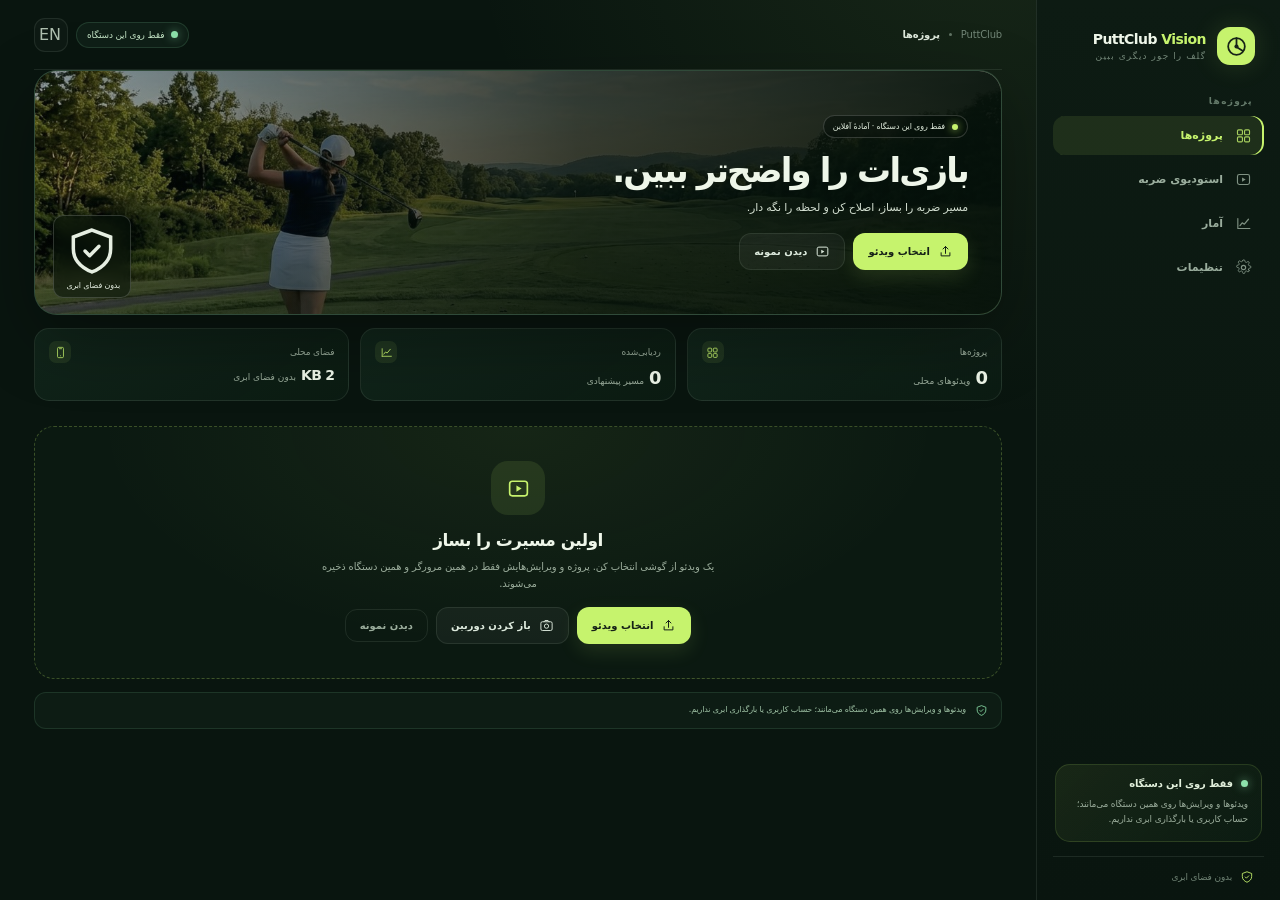
<file: index.html>
<!doctype html>
<html lang="fa" dir="rtl">
<head>
  <meta charset="utf-8">
  <meta name="viewport" content="width=device-width,initial-scale=1,viewport-fit=cover">
  <meta name="theme-color" content="#09150f">
  <meta name="description" content="PuttClub Vision — local-first golf shot tracing. Your videos stay on your device.">
  <meta name="color-scheme" content="dark">
  <meta name="apple-mobile-web-app-capable" content="yes">
  <meta name="apple-mobile-web-app-status-bar-style" content="black-translucent">
  <meta name="apple-mobile-web-app-title" content="PuttClub Vision">
  <link rel="icon" href="./assets/icon.svg" type="image/svg+xml">
  <link rel="apple-touch-icon" href="./assets/icon-192.png">
  <link rel="manifest" href="./manifest.webmanifest">
  <link rel="stylesheet" href="./styles.css">
  <title>PuttClub Vision</title>
</head>
<body>
  <div id="root" aria-live="polite">
    <div class="boot-screen"><div class="logo-mark">◉</div><p>PuttClub Vision</p></div>
  </div>
  <div id="dialog-root"></div>
  <div id="toast" class="toast" role="status" aria-live="polite"><span class="toast-dot"></span><span id="toast-message"></span></div>
  <input id="video-file" class="visually-hidden" type="file" accept="video/*" aria-label="Choose a video">
  <input id="camera-file" class="visually-hidden" type="file" accept="video/*" capture="environment" aria-label="Record a golf shot">
  <input id="attach-file" class="visually-hidden" type="file" accept="video/*" aria-label="Attach an existing video">
  <input id="restore-file" class="visually-hidden" type="file" accept="application/json,.json" aria-label="Restore project data">
  <script type="module" src="./src/app.js"></script>
</body>
</html>
</file>
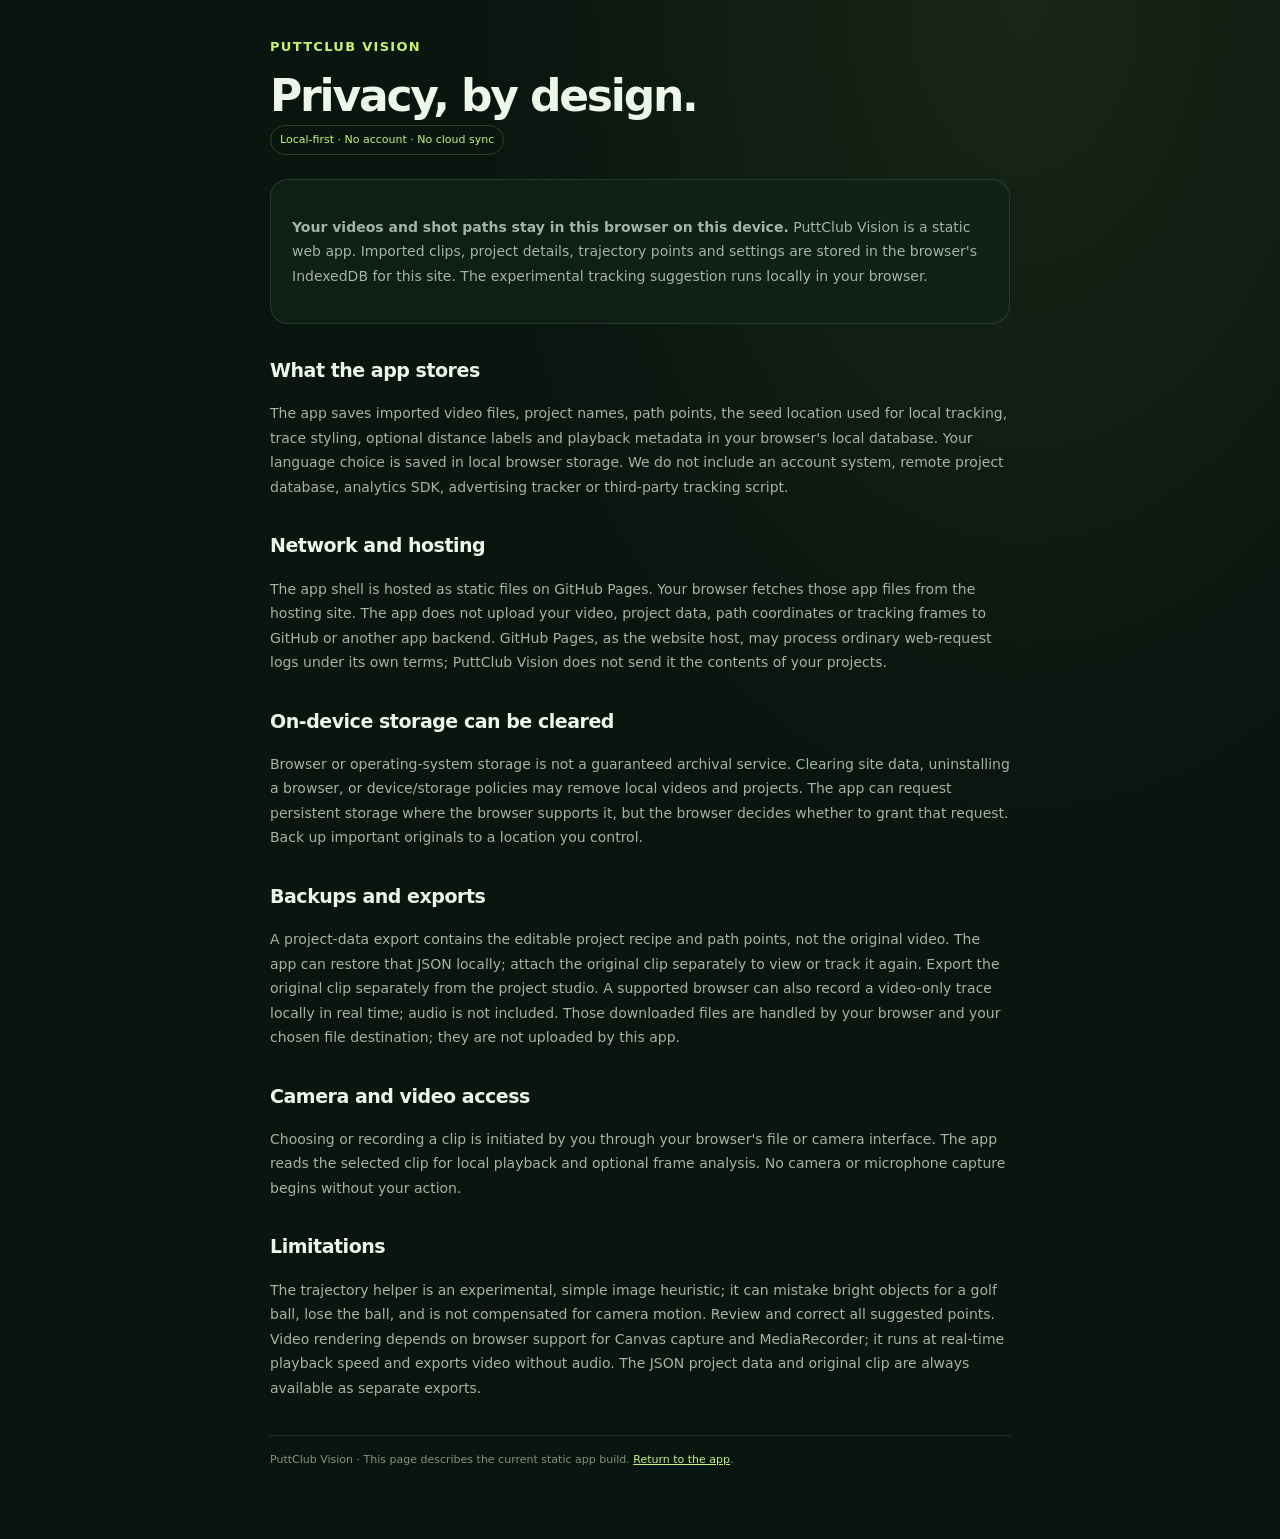
<file: privacy.html>
<!doctype html>
<html lang="en">
<head>
  <meta charset="utf-8">
  <meta name="viewport" content="width=device-width,initial-scale=1">
  <meta name="theme-color" content="#09150f">
  <title>Privacy — PuttClub Vision</title>
  <style>
    :root{color-scheme:dark;--bg:#09150f;--panel:#102219;--line:rgba(218,238,218,.12);--text:#eef6e9;--muted:#a2b4a4;--lime:#c6f36d}
    *{box-sizing:border-box}body{margin:0;background:radial-gradient(ellipse at 80% 0,rgba(153,198,100,.1),transparent 38%),var(--bg);color:var(--text);font:15px/1.75 system-ui,-apple-system,"Segoe UI",Tahoma,Arial,sans-serif}
    main{max-width:780px;margin:0 auto;padding:36px 20px 70px}.brand{color:var(--lime);font-size:13px;font-weight:750;letter-spacing:.1em;text-transform:uppercase}h1{font-size:clamp(29px,7vw,44px);line-height:1.15;letter-spacing:-.05em;margin:12px 0 4px}h2{font-size:19px;letter-spacing:-.025em;margin:30px 0 8px}p,li{color:var(--muted);font-size:14px}a{color:var(--lime)}.card{padding:21px;border:1px solid var(--line);border-radius:18px;background:rgba(16,34,25,.83);margin-top:24px}.badge{display:inline-block;padding:4px 9px;border:1px solid rgba(198,243,109,.2);border-radius:30px;color:var(--lime);font-size:11px}.foot{border-top:1px solid var(--line);margin-top:35px;padding-top:14px;color:#809383;font-size:11px}
  </style>
</head>
<body><main>
  <div class="brand">PuttClub Vision</div><h1>Privacy, by design.</h1><span class="badge">Local-first · No account · No cloud sync</span>
  <section class="card"><p><strong>Your videos and shot paths stay in this browser on this device.</strong> PuttClub Vision is a static web app. Imported clips, project details, trajectory points and settings are stored in the browser's IndexedDB for this site. The experimental tracking suggestion runs locally in your browser.</p></section>
  <h2>What the app stores</h2><p>The app saves imported video files, project names, path points, the seed location used for local tracking, trace styling, optional distance labels and playback metadata in your browser's local database. Your language choice is saved in local browser storage. We do not include an account system, remote project database, analytics SDK, advertising tracker or third-party tracking script.</p>
  <h2>Network and hosting</h2><p>The app shell is hosted as static files on GitHub Pages. Your browser fetches those app files from the hosting site. The app does not upload your video, project data, path coordinates or tracking frames to GitHub or another app backend. GitHub Pages, as the website host, may process ordinary web-request logs under its own terms; PuttClub Vision does not send it the contents of your projects.</p>
  <h2>On-device storage can be cleared</h2><p>Browser or operating-system storage is not a guaranteed archival service. Clearing site data, uninstalling a browser, or device/storage policies may remove local videos and projects. The app can request persistent storage where the browser supports it, but the browser decides whether to grant that request. Back up important originals to a location you control.</p>
  <h2>Backups and exports</h2><p>A project-data export contains the editable project recipe and path points, not the original video. The app can restore that JSON locally; attach the original clip separately to view or track it again. Export the original clip separately from the project studio. A supported browser can also record a video-only trace locally in real time; audio is not included. Those downloaded files are handled by your browser and your chosen file destination; they are not uploaded by this app.</p>
  <h2>Camera and video access</h2><p>Choosing or recording a clip is initiated by you through your browser's file or camera interface. The app reads the selected clip for local playback and optional frame analysis. No camera or microphone capture begins without your action.</p>
  <h2>Limitations</h2><p>The trajectory helper is an experimental, simple image heuristic; it can mistake bright objects for a golf ball, lose the ball, and is not compensated for camera motion. Review and correct all suggested points. Video rendering depends on browser support for Canvas capture and MediaRecorder; it runs at real-time playback speed and exports video without audio. The JSON project data and original clip are always available as separate exports.</p>
  <div class="foot">PuttClub Vision · This page describes the current static app build. <a href="./">Return to the app</a>.</div>
</main></body></html>
</file>
<file: styles.css>
:root {
  --bg: #09150f;
  --bg-raised: #0d1c14;
  --panel: #102219;
  --panel-2: #13291e;
  --panel-3: #183224;
  --line: rgba(218, 238, 218, .095);
  --line-strong: rgba(218, 238, 218, .17);
  --text: #eef6e9;
  --muted: #9bad9c;
  --dim: #718576;
  --lime: #c6f36d;
  --mint: #8de1ab;
  --orange: #f6c27e;
  --red: #ff8e7d;
  --trail: #c6f36d;
  --shadow: 0 24px 70px rgba(0,0,0,.3);
  --radius: 20px;
  color-scheme: dark;
}
* { box-sizing: border-box; }
html, body { min-height:100%; }
body {
  margin:0; color:var(--text); background:radial-gradient(ellipse at 78% -15%,rgba(153,198,100,.105),transparent 38%),var(--bg);
  font-family: system-ui,-apple-system,BlinkMacSystemFont,"Segoe UI",Tahoma,Arial,sans-serif;
  -webkit-font-smoothing:antialiased; letter-spacing:-.01em;
}
button,input,select { font:inherit; }
button { color:inherit; }
button:focus-visible,input:focus-visible,select:focus-visible { outline:2px solid var(--lime);outline-offset:2px; }
.shell { min-height:100vh;display:grid;grid-template-columns:244px minmax(0,1fr); }
.sidebar { height:100vh;position:sticky;top:0;display:flex;flex-direction:column;padding:24px 16px 15px;background:linear-gradient(180deg,#0d1b13,#09150f);border-inline-end:1px solid var(--line);z-index:5; }
.brand { display:flex;align-items:center;gap:11px;padding:3px 9px 26px;cursor:pointer; }
.logo-mark { display:grid;place-items:center;width:38px;height:38px;border-radius:13px;background:var(--lime);color:#172318;box-shadow:0 0 28px rgba(198,243,109,.14);flex:0 0 auto; }
.logo-mark svg { width:25px;height:25px; }
.brand-name { font-size:14px;font-weight:780;letter-spacing:-.04em;line-height:1.15; }
.brand-name span { color:var(--lime); }
.brand-tag { font-size:9px;letter-spacing:.12em;text-transform:uppercase;color:var(--dim);margin-top:4px; }
.sidebar-label { padding:0 11px;margin:5px 0 10px;font-size:9px;font-weight:750;color:#647a6a;text-transform:uppercase;letter-spacing:.15em; }
.nav { display:grid;gap:5px; }
.nav-btn { width:100%;border:0;background:transparent;color:#9aad9d;display:flex;align-items:center;gap:12px;text-align:start;padding:11px 12px;border-radius:12px;cursor:pointer;font-size:11px;font-weight:630;transition:.17s; }
.nav-btn svg { width:17px;height:17px;flex:0 0 auto;opacity:.82; }
.nav-btn:hover { color:var(--text);background:rgba(255,255,255,.04); }
.nav-btn.active { background:rgba(198,243,109,.095);color:var(--lime);box-shadow:inset 2px 0 var(--lime); }
[dir="rtl"] .nav-btn.active { box-shadow:inset -2px 0 var(--lime); }
.nav-spacer { flex:1; }
.local-card { margin:16px 2px 14px;padding:13px 13px 14px;border-radius:15px;border:1px solid rgba(198,243,109,.14);background:linear-gradient(135deg,rgba(198,243,109,.08),rgba(24,56,34,.18)); }
.local-card-top { display:flex;align-items:center;gap:8px;font-size:10px;font-weight:740;color:#e1efdb; }
.local-status { width:7px;height:7px;border-radius:50%;background:var(--mint);box-shadow:0 0 10px rgba(141,225,171,.65); }
.local-card p { color:var(--muted);font-size:9px;line-height:1.65;margin:8px 0 0; }
.sidebar-foot { border-top:1px solid var(--line);padding:13px 10px 1px;color:var(--dim);font-size:9px;display:flex;align-items:center;gap:8px; }
.sidebar-foot svg { width:14px;height:14px;color:var(--lime); }
.main { min-width:0;padding:0 34px 44px; }
.topbar { min-height:70px;display:flex;align-items:center;justify-content:space-between;gap:15px;border-bottom:1px solid var(--line); }
.crumb { display:flex;align-items:center;gap:9px;color:var(--dim);font-size:10px; }
.crumb i { width:3px;height:3px;border-radius:50%;background:#617464; }
.crumb strong { color:#dfeadd;font-weight:650; }
.top-actions { display:flex;align-items:center;gap:8px; }
.local-badge { display:flex;align-items:center;gap:7px;padding:7px 10px;border:1px solid rgba(141,225,171,.15);border-radius:30px;background:rgba(141,225,171,.05);color:#c6e7c8;font-size:9px;white-space:nowrap; }
.icon-btn { width:34px;height:34px;border:1px solid var(--line);border-radius:11px;background:rgba(255,255,255,.025);color:#afc0b0;display:grid;place-items:center;cursor:pointer;transition:.16s; }
.icon-btn:hover { color:var(--lime);border-color:var(--line-strong);background:rgba(255,255,255,.05); }
.icon-btn svg { width:15px;height:15px; }
.main-inner { max-width:1390px;margin:0 auto; }
.page-head { display:flex;align-items:flex-end;justify-content:space-between;gap:18px;margin:28px 0 20px; }
.kicker { font-size:9px;letter-spacing:.16em;text-transform:uppercase;color:var(--lime);font-weight:780;margin-bottom:7px; }
h1,h2,h3,p { margin-top:0; }
h1 { font-size:clamp(25px,3vw,34px);line-height:1.12;letter-spacing:-.055em;font-weight:680;margin:0; }
h2 { font-size:16px;letter-spacing:-.035em;font-weight:680;margin:0; }
h3 { font-size:12px;font-weight:680;margin:0; }
.lead { max-width:610px;color:var(--muted);font-size:11px;line-height:1.65;margin:8px 0 0; }
.button { border:1px solid transparent;border-radius:12px;padding:10px 14px;display:inline-flex;align-items:center;justify-content:center;gap:8px;font-size:10px;font-weight:750;cursor:pointer;white-space:nowrap;transition:transform .15s,background .15s,border .15s; }
.button:hover { transform:translateY(-1px); }
.button svg { width:15px;height:15px; }
.primary { background:var(--lime);color:#152017;box-shadow:0 7px 20px rgba(198,243,109,.12); }
.primary:hover { background:#d5ff84; }
.secondary { background:rgba(255,255,255,.045);border-color:var(--line);color:#dce9dc; }
.secondary:hover { background:rgba(255,255,255,.08);border-color:var(--line-strong); }
.ghost { background:transparent;border-color:var(--line);color:var(--muted); }
.danger { background:rgba(255,142,125,.09);border-color:rgba(255,142,125,.18);color:#ffc0b3; }
.small { padding:7px 10px;font-size:9px;border-radius:9px; }
.full { width:100%; }
.button:disabled { opacity:.45;cursor:not-allowed;transform:none; }
.hero { min-height:245px;position:relative;isolation:isolate;overflow:hidden;border-radius:23px;border:1px solid rgba(255,255,255,.1);display:flex;align-items:center;background:#193522;box-shadow:var(--shadow); }
.hero-image { position:absolute;inset:0;width:100%;height:100%;object-fit:cover;z-index:-2;filter:saturate(.84) brightness(.78); }
.hero::before { content:"";position:absolute;inset:0;z-index:-1;background:linear-gradient(90deg,rgba(5,17,10,.94),rgba(5,17,10,.73) 44%,rgba(5,17,10,.12)),linear-gradient(0deg,rgba(5,15,8,.35),transparent 48%); }
[dir="rtl"] .hero::before { background:linear-gradient(270deg,rgba(5,17,10,.94),rgba(5,17,10,.73) 44%,rgba(5,17,10,.12)),linear-gradient(0deg,rgba(5,15,8,.35),transparent 48%); }
.hero-copy { max-width:550px;padding:28px 33px; }
.hero-pill { display:inline-flex;align-items:center;gap:7px;padding:6px 9px;border:1px solid rgba(255,255,255,.17);background:rgba(4,15,8,.52);backdrop-filter:blur(7px);border-radius:30px;color:#e3efdf;font-size:8px;margin-bottom:13px; }
.hero-pill i { width:6px;height:6px;border-radius:50%;background:var(--lime);box-shadow:0 0 9px var(--lime); }
.hero h1 { font-size:34px;max-width:440px; }
.hero p { color:#d3dfd1;font-size:11px;line-height:1.65;margin:10px 0 16px;max-width:410px; }
.hero-actions { display:flex;gap:8px;align-items:center;flex-wrap:wrap; }
.hero-note { position:absolute;right:18px;bottom:16px;padding:7px 10px;border:1px solid rgba(255,255,255,.17);background:rgba(4,15,8,.55);backdrop-filter:blur(8px);border-radius:10px;font-size:8px;color:#e5eee1; }
[dir="rtl"] .hero-note { right:auto;left:18px; }
.stat-row { display:grid;grid-template-columns:repeat(3,minmax(0,1fr));gap:11px;margin:13px 0 25px; }
.stat-card { min-height:70px;padding:12px 14px;border:1px solid var(--line);border-radius:15px;background:linear-gradient(145deg,rgba(18,39,28,.85),rgba(13,29,20,.8)); }
.stat-label { color:var(--muted);font-size:9px;display:flex;align-items:center;justify-content:space-between;gap:8px; }
.stat-icon { width:22px;height:22px;border-radius:7px;background:rgba(198,243,109,.09);color:var(--lime);display:grid;place-items:center; }
.stat-icon svg { width:13px;height:13px; }
.stat-value { font-size:18px;font-weight:700;letter-spacing:-.05em;margin-top:4px; }
.stat-value small { color:var(--muted);font-size:9px;font-weight:520;letter-spacing:0;margin-inline-start:5px; }
.section-head { display:flex;align-items:center;justify-content:space-between;gap:14px;margin:0 0 12px; }
.section-description { color:var(--dim);font-size:9px;margin-top:4px; }
.text-btn { border:0;background:none;color:var(--lime);font-size:9px;font-weight:740;cursor:pointer;padding:5px; }
.project-grid { display:grid;grid-template-columns:repeat(3,minmax(0,1fr));gap:12px; }
.project-card { overflow:hidden;border:1px solid var(--line);border-radius:16px;background:#0e1d15;transition:.17s; }
.project-card:hover { border-color:rgba(198,243,109,.24);transform:translateY(-2px); }
.project-thumb { position:relative;height:121px;background:#1a3423;overflow:hidden; }
.project-thumb img { width:100%;height:100%;object-fit:cover;display:block;filter:brightness(.81) saturate(.86); }
.project-type { position:absolute;top:9px;inset-inline-start:9px;padding:5px 7px;border-radius:7px;background:rgba(3,13,7,.6);border:1px solid rgba(255,255,255,.16);font-size:7px;letter-spacing:.06em;text-transform:uppercase; }
.project-body { padding:11px 12px; }
.project-title-row { display:flex;justify-content:space-between;align-items:center;gap:8px; }
.project-title { font-size:10px;font-weight:680;overflow:hidden;text-overflow:ellipsis;white-space:nowrap; }
.project-meta { color:var(--dim);font-size:8px;margin-top:5px; }
.project-footer { display:flex;justify-content:space-between;align-items:center;border-top:1px solid var(--line);margin-top:10px;padding-top:9px;color:var(--muted);font-size:8px; }
.project-footer strong { color:#e2ecd9;font-size:9px; }
.empty-state { border:1px dashed rgba(198,243,109,.25);background:radial-gradient(ellipse at 50% 0,rgba(198,243,109,.055),transparent 62%),rgba(14,29,20,.67);border-radius:20px;padding:34px 20px;text-align:center; }
.empty-symbol { width:54px;height:54px;display:grid;place-items:center;margin:0 auto 15px;border-radius:17px;background:rgba(198,243,109,.1);color:var(--lime); }
.empty-symbol svg { width:25px;height:25px; }
.empty-state h2 { font-size:17px; }
.empty-state p { max-width:430px;margin:8px auto 15px;color:var(--muted);font-size:10px;line-height:1.7; }
.privacy-strip { display:flex;align-items:flex-start;gap:9px;padding:11px 13px;margin-top:13px;border:1px solid rgba(141,225,171,.13);border-radius:12px;background:rgba(141,225,171,.035);color:#9fc2a5;font-size:8px;line-height:1.55; }
.privacy-strip svg { width:13px;height:13px;flex:0 0 auto;color:var(--mint); }
/* Studio */
.studio-head { display:flex;align-items:flex-end;justify-content:space-between;gap:14px;margin:22px 0 14px; }
.studio-title-wrap { display:flex;align-items:center;gap:10px;min-width:0; }
.back-btn { width:31px;height:31px;flex:0 0 auto;border:1px solid var(--line);border-radius:10px;background:rgba(255,255,255,.025);color:var(--muted);display:grid;place-items:center;cursor:pointer; }
.back-btn svg { width:14px;height:14px; }
.studio-name { font-size:20px;font-weight:720;letter-spacing:-.05em;white-space:nowrap;overflow:hidden;text-overflow:ellipsis; }
.studio-state { display:flex;align-items:center;gap:6px;color:var(--muted);font-size:8px;margin-top:5px; }
.saved-light { width:5px;height:5px;border-radius:50%;background:var(--mint); }
.studio-actions { display:flex;align-items:center;gap:7px; }
.studio-layout { display:grid;grid-template-columns:minmax(0,1fr) 290px;gap:13px;align-items:start; }
.video-column { min-width:0; }
.video-shell { overflow:hidden;border:1px solid rgba(255,255,255,.09);border-radius:16px;background:#030705;box-shadow:0 18px 48px rgba(0,0,0,.22); }
.video-stage { position:relative;width:100%;aspect-ratio:var(--frame-aspect,16/9);max-height:min(72vh,700px);background:#102117;isolation:isolate;overflow:hidden;touch-action:none; }
.video-stage:after { content:"";position:absolute;inset:0;z-index:-1;background:linear-gradient(180deg,rgba(3,12,6,.18),transparent 25%,transparent 74%,rgba(3,9,5,.3));pointer-events:none; }
.stage-media { position:absolute;inset:0;width:100%;height:100%;object-fit:contain;background:#030705;z-index:-2; }
.stage-img { object-fit:cover; }
.stage-placeholder { position:absolute;inset:0;display:flex;flex-direction:column;align-items:center;justify-content:center;gap:10px;padding:20px;text-align:center;background:radial-gradient(ellipse at 50% 45%,rgba(198,243,109,.09),transparent 55%),#0d1b13;color:#b4c3b3;font-size:9px;line-height:1.6; }
.stage-placeholder svg { width:31px;height:31px;color:var(--lime);opacity:.8; }
.stage-top { position:absolute;inset-inline:11px;top:10px;z-index:3;display:flex;align-items:center;justify-content:space-between;pointer-events:none; }
.stage-chip { display:inline-flex;align-items:center;gap:6px;padding:6px 8px;border:1px solid rgba(255,255,255,.16);background:rgba(4,14,7,.65);backdrop-filter:blur(7px);border-radius:8px;color:#f0f5eb;font-size:7px;font-weight:760;letter-spacing:.08em;text-transform:uppercase; }
.stage-chip i { width:5px;height:5px;border-radius:50%;background:var(--lime);box-shadow:0 0 7px var(--lime); }
.stage-sample { color:rgba(255,255,255,.78);font-size:7px;letter-spacing:.1em;text-transform:uppercase; }
.path-svg { position:absolute;inset:0;width:100%;height:100%;z-index:2;overflow:visible;touch-action:none; }
.path-glow { fill:none;stroke:var(--trail);stroke-width:11;stroke-linecap:round;stroke-linejoin:round;opacity:.14;filter:blur(5px); }
.path-line { fill:none;stroke:var(--trail);stroke-width:4;stroke-linecap:round;stroke-linejoin:round;filter:drop-shadow(0 0 5px color-mix(in srgb,var(--trail) 75%,transparent)); }
.path-dots { fill:none;stroke:#f2ffd0;stroke-width:1.2;stroke-linecap:round;stroke-dasharray:2 14;opacity:.62; }
.path-point { fill:var(--trail);stroke:#f5ffd8;stroke-width:2;filter:drop-shadow(0 0 7px var(--trail)); }
.path-handle { fill:#102018;stroke:var(--trail);stroke-width:2.5;cursor:grab;touch-action:none; }
.path-handle:hover { fill:var(--trail); }
.path-handle:active { cursor:grabbing; }
.path-label { position:absolute;z-index:3;top:35%;inset-inline-end:19%;padding:6px 8px;border:1px solid rgba(255,255,255,.18);border-radius:7px;background:rgba(3,12,6,.7);backdrop-filter:blur(6px);color:white;font-size:8px;font-weight:750;pointer-events:none; }
.path-label strong { color:var(--lime);font-size:10px;margin-inline-end:3px; }
.stage-watermark { position:absolute;inset-inline-end:10px;bottom:8px;z-index:3;color:rgba(255,255,255,.58);font-size:7px;letter-spacing:.08em;pointer-events:none; }
.stage-hint { position:absolute;z-index:4;inset-inline:12px;bottom:31px;margin:auto;width:max-content;max-width:calc(100% - 24px);padding:7px 10px;border:1px solid rgba(198,243,109,.25);border-radius:8px;background:rgba(5,17,9,.83);color:#edf4e8;font-size:8px;pointer-events:none;text-align:center; }
.video-controls { display:flex;align-items:center;justify-content:space-between;gap:8px;padding:8px 11px;background:#0b1710;border-top:1px solid rgba(255,255,255,.06); }
.control-side { display:flex;align-items:center;gap:5px; }
.control-btn { width:27px;height:27px;border:1px solid transparent;border-radius:8px;background:transparent;color:#b6c4b6;display:grid;place-items:center;cursor:pointer; }
.control-btn:hover,.control-btn.active { background:rgba(198,243,109,.09);color:var(--lime); }
.control-btn svg { width:13px;height:13px; }
.control-btn:disabled { opacity:.3;cursor:not-allowed; }
.time-readout { color:#bcc9ba;font-size:8px;font-variant-numeric:tabular-nums;margin-inline:3px; }
.timeline-card { margin-top:9px;padding:10px 12px 11px;border:1px solid var(--line);border-radius:13px;background:rgba(15,32,21,.76); }
.timeline-head { display:flex;justify-content:space-between;align-items:center;font-size:8px;color:var(--muted);margin-bottom:8px; }
.timeline-head strong { color:#d4e1d1;font-size:9px; }
.timeline { width:100%;height:13px;margin:0;appearance:none;background:transparent;cursor:pointer; }
.timeline::-webkit-slider-runnable-track { height:3px;border-radius:5px;background:linear-gradient(90deg,var(--lime) 0%,var(--lime) var(--progress,0%),rgba(255,255,255,.15) var(--progress,0%)); }
.timeline::-webkit-slider-thumb { appearance:none;width:11px;height:11px;border-radius:50%;margin-top:-4px;background:var(--lime);border:2px solid #f5ffdf;box-shadow:0 0 0 4px rgba(198,243,109,.14); }
.timeline::-moz-range-track { height:3px;border-radius:5px;background:rgba(255,255,255,.15); }
.timeline::-moz-range-progress { height:3px;border-radius:5px;background:var(--lime); }
.timeline::-moz-range-thumb { width:8px;height:8px;border-radius:50%;background:var(--lime);border:2px solid #f5ffdf; }
.timeline-foot { display:flex;justify-content:space-between;color:var(--dim);font-size:7px;margin-top:2px; }
.inspector { display:grid;gap:10px; }
.inspector-card { border:1px solid var(--line);border-radius:15px;background:linear-gradient(150deg,rgba(18,39,27,.97),rgba(11,26,17,.98));padding:13px; }
.inspector-head { display:flex;align-items:center;justify-content:space-between;gap:9px;margin-bottom:10px; }
.inspector-head strong { font-size:10px;font-weight:720; }
.demo-tag,.experimental-tag { padding:4px 6px;border:1px solid rgba(198,243,109,.17);border-radius:20px;background:rgba(198,243,109,.065);color:#cce59e;font-size:7px;font-weight:760;text-transform:uppercase;letter-spacing:.08em; }
.experimental-tag { border-color:rgba(246,194,126,.16);background:rgba(246,194,126,.07);color:#ebc798; }
.confidence-box { display:flex;align-items:center;gap:9px;padding:9px;border:1px solid rgba(255,255,255,.055);border-radius:10px;background:rgba(255,255,255,.025); }
.confidence-icon { width:32px;height:32px;flex:0 0 auto;border-radius:50%;display:grid;place-items:center;background:rgba(198,243,109,.1);color:var(--lime);font-size:10px;font-weight:800; }
.confidence-copy b { display:block;font-size:8px; }
.confidence-copy span { display:block;color:var(--dim);font-size:7px;line-height:1.4;margin-top:3px; }
.metrics { display:grid;grid-template-columns:repeat(2,minmax(0,1fr));gap:6px;margin-top:8px; }
.metric { padding:8px;border:1px solid rgba(255,255,255,.05);border-radius:9px;background:rgba(255,255,255,.02); }
.metric-label { color:var(--dim);font-size:7px; }
.metric-value { font-size:14px;font-weight:730;letter-spacing:-.04em;margin-top:3px; }
.metric-value small { color:var(--muted);font-size:7px;font-weight:500;letter-spacing:0; }
.metric-note { color:#8cbe91;font-size:6px;margin-top:3px; }
.setting-row { display:flex;align-items:center;justify-content:space-between;gap:9px;margin:9px 0; }
.setting-copy b { display:block;font-size:8px;font-weight:650; }
.setting-copy span { display:block;color:var(--dim);font-size:7px;margin-top:3px;line-height:1.4; }
.switch { width:29px;height:16px;flex:0 0 auto;padding:2px;border:0;border-radius:20px;background:#36453a;cursor:pointer; }
.switch::after { content:"";display:block;width:12px;height:12px;border-radius:50%;background:#aebaaa;transition:.16s; }
.switch.on { background:rgba(198,243,109,.4); }
.switch:disabled { opacity:.35;cursor:not-allowed; }
.switch.on::after { transform:translateX(13px);background:var(--lime); }
[dir="rtl"] .switch.on::after { transform:translateX(-13px); }
.divider { height:1px;background:var(--line);margin:10px 0; }
.mode-switch { display:grid;grid-template-columns:1fr 1fr;gap:4px;padding:3px;background:rgba(0,0,0,.17);border-radius:9px; }
.mode-option { border:0;border-radius:7px;background:transparent;color:var(--dim);font-size:7px;padding:7px 3px;cursor:pointer; }
.mode-option.active { color:#edf6e8;background:rgba(255,255,255,.085); }
.colors { display:flex;align-items:center;gap:8px;margin-top:8px; }
.color-swatch { width:19px;height:19px;border:2px solid transparent;border-radius:50%;cursor:pointer; }
.color-swatch.active { border-color:#f4fae9;box-shadow:0 0 0 2px rgba(255,255,255,.1); }
.range-row { display:flex;align-items:center;gap:8px;margin-top:9px;color:var(--muted);font-size:7px; }
.range-row input { width:100%;accent-color:var(--lime); }
.disclaimer { display:flex;align-items:flex-start;gap:7px;color:#829789;font-size:7px;line-height:1.5;padding:0 2px; }
.disclaimer svg { width:12px;height:12px;flex:0 0 auto;color:var(--orange);margin-top:1px; }
.progress { display:none;margin-top:9px; }
.progress.visible { display:block; }
.progress-label { display:flex;justify-content:space-between;color:var(--muted);font-size:7px;margin-bottom:5px; }
.progress-track { height:3px;border-radius:4px;background:rgba(255,255,255,.09);overflow:hidden; }
.progress-fill { width:0;height:100%;background:var(--lime);box-shadow:0 0 8px var(--lime);transition:width .16s; }
/* Insights and settings */
.content-grid { display:grid;grid-template-columns:1.35fr .9fr;gap:12px; }
.panel { padding:15px;border:1px solid var(--line);border-radius:16px;background:rgba(15,31,21,.76); }
.activity-bars { display:flex;align-items:flex-end;gap:10px;height:140px;padding:16px 5px 0;border-bottom:1px solid var(--line); }
.bar-wrap { flex:1;height:100%;display:flex;flex-direction:column;align-items:center;justify-content:flex-end;gap:6px; }
.bar { width:min(23px,70%);border-radius:5px 5px 1px 1px;background:linear-gradient(180deg,var(--lime),rgba(198,243,109,.19)); }
.bar-wrap small { color:var(--dim);font-size:7px; }
.highlight-row { display:flex;align-items:center;gap:9px;padding:10px 0;border-bottom:1px solid var(--line); }
.highlight-row:last-child { border-bottom:0; }
.highlight-thumb { width:47px;height:38px;flex:0 0 auto;border-radius:8px;overflow:hidden; }
.highlight-thumb img { width:100%;height:100%;object-fit:cover; }
.highlight-info { flex:1;min-width:0; }
.highlight-info b { display:block;font-size:8px;white-space:nowrap;overflow:hidden;text-overflow:ellipsis; }
.highlight-info span { display:block;color:var(--dim);font-size:7px;margin-top:3px; }
.setting-list { margin-top:12px; }
.setting-item { display:flex;align-items:center;justify-content:space-between;gap:12px;padding:12px 0;border-bottom:1px solid var(--line); }
.setting-item:last-child { border-bottom:0; }
.setting-item b { display:block;font-size:9px; }
.setting-item small { display:block;color:var(--dim);font-size:8px;line-height:1.5;margin-top:4px; }
/* Dialog */
.dialog-backdrop { position:fixed;inset:0;z-index:50;display:grid;place-items:center;padding:16px;background:rgba(1,7,3,.73);backdrop-filter:blur(8px);animation:fade .16s; }
.dialog { position:relative;width:min(470px,100%);max-height:min(90vh,780px);overflow:auto;padding:22px;border:1px solid rgba(226,243,223,.15);border-radius:21px;background:linear-gradient(150deg,#162b1d,#0c1911);box-shadow:0 30px 90px rgba(0,0,0,.55);animation:rise .18s; }
.dialog-close { position:absolute;inset-inline-end:14px;top:14px;width:29px;height:29px;border:1px solid var(--line);border-radius:9px;background:rgba(255,255,255,.04);color:var(--muted);display:grid;place-items:center;cursor:pointer; }
.dialog-close svg { width:13px;height:13px; }
.dialog h2 { font-size:17px;margin:0; }
.dialog p { font-size:9px;line-height:1.7;color:var(--muted);margin:8px 0 15px; }
.dialog-actions { display:flex;gap:8px;justify-content:flex-end;margin-top:15px;flex-wrap:wrap; }
.dialog-field { display:grid;gap:6px;margin-top:12px; }
.dialog-field label { color:var(--muted);font-size:8px; }
.dialog-field input,.dialog-field select { width:100%;padding:10px 11px;border:1px solid var(--line-strong);border-radius:10px;background:#09160e;color:var(--text);font-size:10px; }
.dialog-note { display:flex;align-items:flex-start;gap:7px;padding:10px;border:1px solid rgba(141,225,171,.13);border-radius:10px;background:rgba(141,225,171,.035);color:#a9c7ad;font-size:8px;line-height:1.6;margin-top:12px; }
.dialog-note svg { width:13px;height:13px;flex:0 0 auto;color:var(--mint); }
.toast { position:fixed;z-index:80;left:50%;bottom:22px;transform:translate(-50%,20px);opacity:0;pointer-events:none;display:flex;align-items:center;gap:8px;max-width:min(560px,calc(100vw - 26px));padding:11px 14px;border:1px solid rgba(198,243,109,.2);border-radius:12px;background:#17291c;color:#eff6eb;font-size:9px;box-shadow:0 12px 34px rgba(0,0,0,.4);transition:.22s; }
.toast.visible { opacity:1;transform:translate(-50%,0); }
.toast-dot { width:7px;height:7px;flex:0 0 auto;border-radius:50%;background:var(--lime);box-shadow:0 0 8px var(--lime); }
.mobile-nav { display:none; }
.visually-hidden { position:absolute!important;width:1px;height:1px;padding:0;margin:-1px;overflow:hidden;clip:rect(0,0,0,0);white-space:nowrap;border:0; }
.boot-screen { min-height:100vh;display:grid;place-content:center;justify-items:center;color:var(--muted);font-size:11px; }
.boot-screen p { margin:10px 0 0; }
.boot-screen .logo-mark { font-size:19px; }
@keyframes fade { from{opacity:0}to{opacity:1} }
@keyframes rise { from{opacity:0;transform:translateY(8px)}to{opacity:1;transform:translateY(0)} }
@media (max-width:1120px) {
  .main { padding-inline:24px; }
  .studio-layout { grid-template-columns:minmax(0,1fr) 270px; }
  .project-grid { grid-template-columns:repeat(2,minmax(0,1fr)); }
}
@media (max-width:880px) {
  .shell { grid-template-columns:72px minmax(0,1fr); }
  .sidebar { padding:19px 9px 13px;align-items:center; }
  .brand { padding:2px 0 23px; }
  .brand-copy,.sidebar-label,.nav-btn span,.local-card,.sidebar-foot span { display:none; }
  .nav { width:100%; }
  .nav-btn { justify-content:center;padding:12px 0; }
  .nav-btn svg { width:18px;height:18px; }
  .nav-btn.active { box-shadow:inset 0 -2px var(--lime); }
  .sidebar-foot { width:100%;justify-content:center;margin-top:auto;padding-inline:0; }
  .studio-layout { grid-template-columns:minmax(0,1fr); }
  .inspector { grid-template-columns:repeat(2,minmax(0,1fr)); }
  .disclaimer { grid-column:1/-1; }
}
@media (max-width:620px) {
  .shell { display:block;padding-bottom:70px; }
  .sidebar { display:none; }
  .main { padding:0 13px 25px; }
  .topbar { min-height:57px; }
  .top-actions { gap:6px; }
  .local-badge { padding:6px 8px;font-size:7px; }
  .icon-btn { width:31px;height:31px; }
  .crumb { font-size:8px; }
  .page-head { align-items:flex-start;margin:21px 0 14px; }
  h1 { font-size:26px; }
  .lead { font-size:9px; }
  .page-head .button { padding:8px 9px;font-size:8px; }
  .hero { min-height:286px;border-radius:18px;align-items:flex-end; }
  .hero::before { background:linear-gradient(0deg,rgba(5,17,10,.95),rgba(5,17,10,.63) 48%,rgba(5,17,10,.06)); }
  [dir="rtl"] .hero::before { background:linear-gradient(0deg,rgba(5,17,10,.95),rgba(5,17,10,.63) 48%,rgba(5,17,10,.06)); }
  .hero-copy { padding:18px 17px 20px; }
  .hero h1 { font-size:27px; }
  .hero p { font-size:9px;margin:8px 0 12px; }
  .hero-note { top:10px;bottom:auto;right:10px;left:auto;font-size:7px; }
  [dir="rtl"] .hero-note { left:10px;right:auto; }
  .hero-actions .button { padding:9px 10px;font-size:8px; }
  .stat-row { gap:6px;margin:10px 0 21px; }
  .stat-card { min-height:63px;padding:9px 8px;border-radius:11px; }
  .stat-label { font-size:7px; }
  .stat-value { font-size:15px; }
  .stat-value small { display:block;margin:2px 0 0;font-size:7px; }
  .project-grid { grid-template-columns:1fr 1fr;gap:7px; }
  .project-thumb { height:88px; }
  .project-body { padding:8px; }
  .project-title { font-size:8px; }
  .project-meta,.project-footer { font-size:7px; }
  .project-footer { margin-top:7px;padding-top:7px; }
  .section-head h2 { font-size:13px; }
  .section-description { font-size:8px; }
  .empty-state { padding:27px 16px;border-radius:16px; }
  .empty-state h2 { font-size:15px; }
  .empty-state p { font-size:9px; }
  .studio-head { align-items:flex-end;margin:17px 0 11px; }
  .studio-name { font-size:16px; }
  .studio-state { font-size:7px; }
  .studio-actions { gap:5px; }
  .studio-actions .button { padding:7px 8px;font-size:8px; }
  .studio-actions .button svg { width:12px;height:12px; }
  .studio-layout { gap:9px; }
  .video-shell { border-radius:12px; }
  .video-controls { padding:6px 7px; }
  .control-btn { width:24px;height:24px; }
  .time-readout { font-size:7px; }
  .stage-chip,.stage-sample { font-size:6px; }
  .path-label { font-size:6px;padding:4px 5px; }
  .path-label strong { font-size:8px; }
  .timeline-card { padding:8px 9px; }
  .timeline-head,.timeline-head strong { font-size:7px; }
  .timeline-foot { font-size:6px; }
  .inspector { grid-template-columns:1fr 1fr;gap:7px; }
  .inspector-card { padding:9px;border-radius:12px; }
  .inspector-head { margin-bottom:8px; }
  .inspector-head strong { font-size:8px; }
  .confidence-box { padding:7px;gap:6px; }
  .confidence-icon { width:27px;height:27px;font-size:8px; }
  .confidence-copy b { font-size:7px; }
  .confidence-copy span { font-size:6px; }
  .metric { padding:6px; }
  .metric-label { font-size:6px; }
  .metric-value { font-size:12px; }
  .metric-note { font-size:6px; }
  .setting-copy b { font-size:7px; }
  .setting-copy span { font-size:6px; }
  .mode-option { font-size:6px; }
  .color-swatch { width:17px;height:17px; }
  .disclaimer { grid-column:1/-1;font-size:6px; }
  .content-grid { grid-template-columns:1fr; }
  .mobile-nav { position:fixed;z-index:25;left:0;right:0;bottom:0;display:grid;grid-template-columns:repeat(4,1fr);padding:7px 7px calc(7px + env(safe-area-inset-bottom));border-top:1px solid var(--line);background:rgba(8,20,13,.95);backdrop-filter:blur(15px); }
  .mobile-nav button { border:0;background:transparent;color:#7d9282;display:flex;flex-direction:column;align-items:center;gap:3px;padding:3px;font-size:6px;cursor:pointer; }
  .mobile-nav button.active { color:var(--lime); }
  .mobile-nav svg { width:16px;height:16px; }
  .toast { bottom:77px;font-size:8px; }
  .dialog { padding:18px;border-radius:17px; }
  .dialog h2 { font-size:15px; }
}
@media (prefers-reduced-motion:reduce) { *,*::before,*::after { scroll-behavior:auto!important;animation-duration:.01ms!important;transition-duration:.01ms!important; } }
</file>
